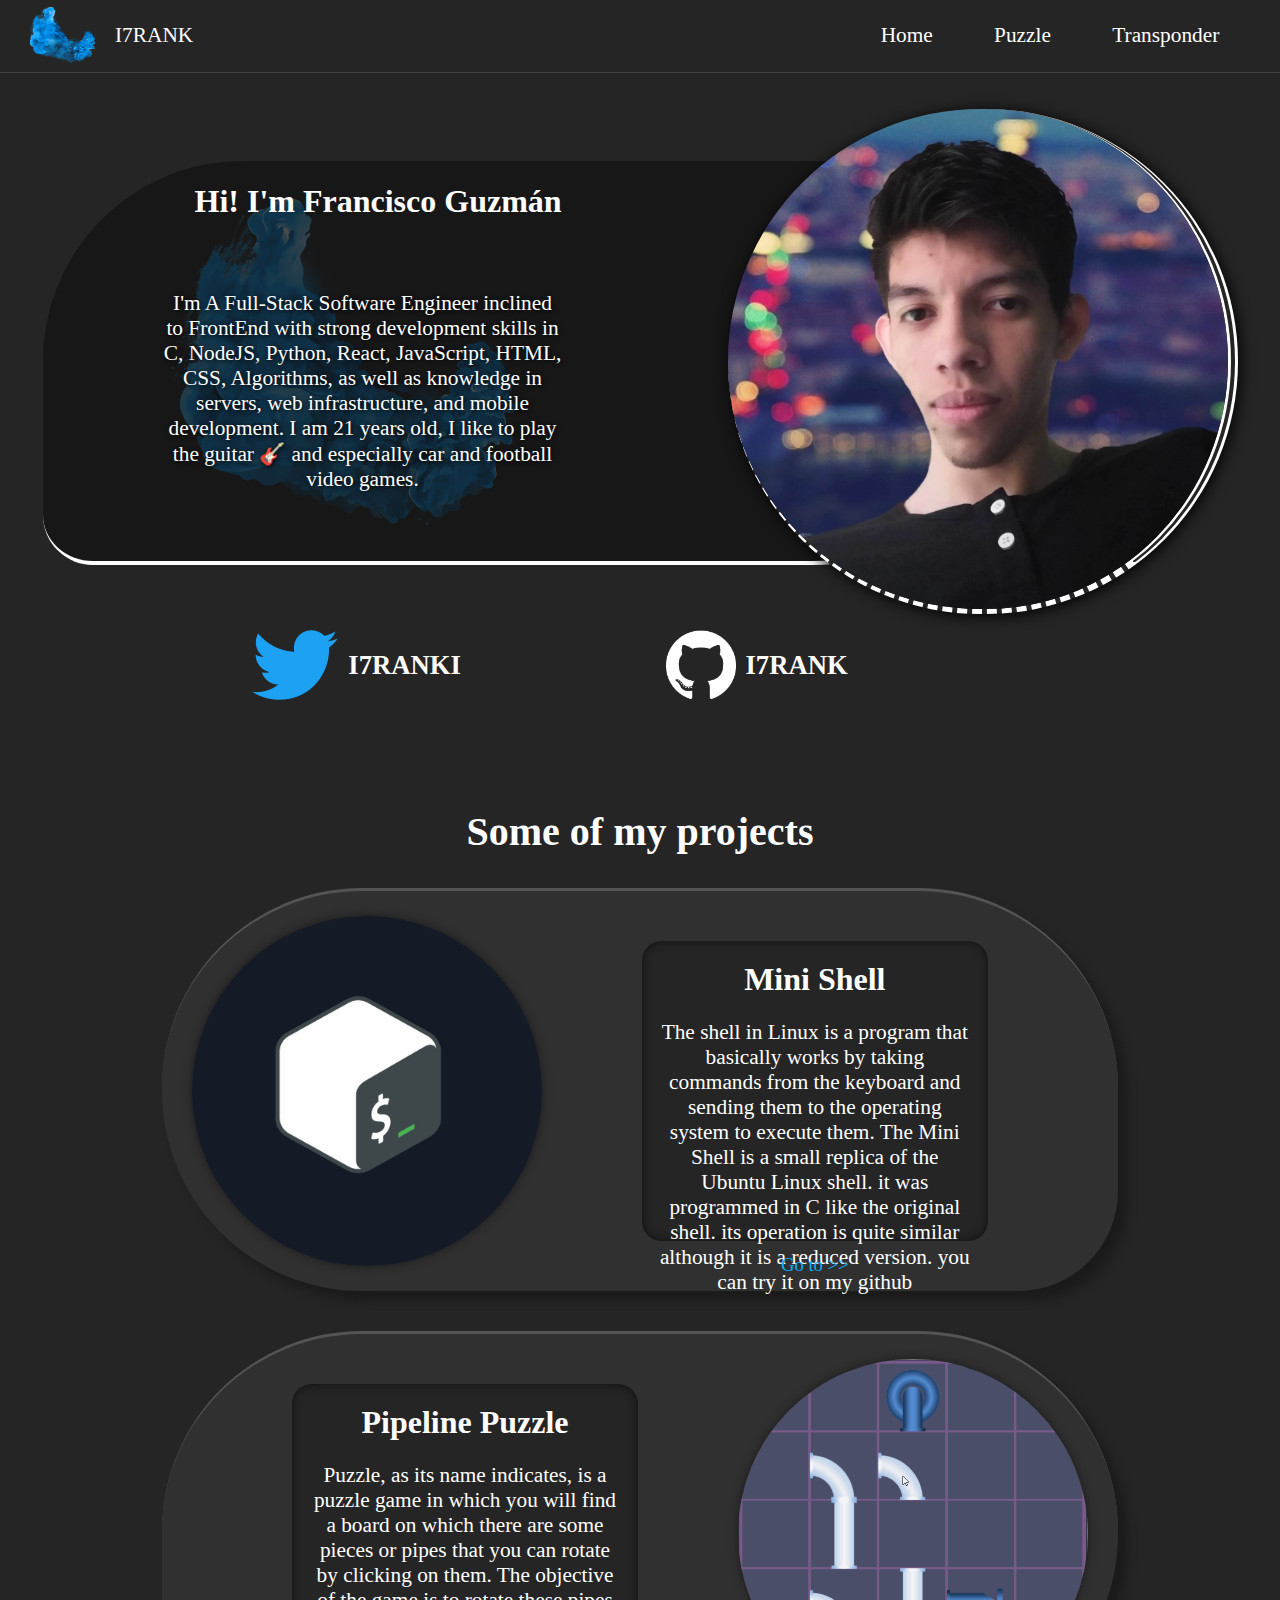
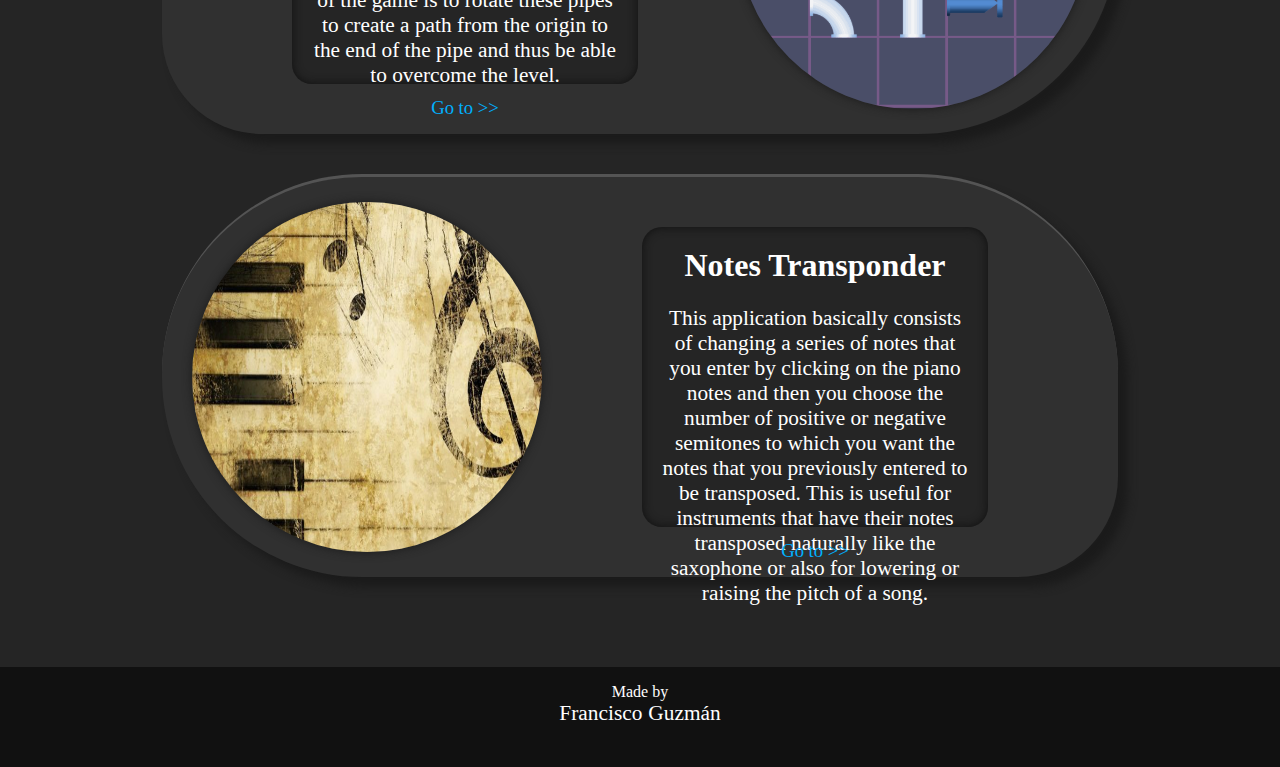
<file: index.html>
<!DOCTYPE html>
<html lang="en">

<head>
    <meta charset="UTF-8">
    <meta name="viewport" content="width=device-width, initial-scale=1.0">
    <link rel="shortcut icon" href="src/logos/fg-logo.ico" type="image/x-icon">
    <link rel="stylesheet" href="style.css">
    <script src="script.js"></script>
    <title>I7RANK | Home</title>
</head>

<body>
    <h2 id="h2_dev"></h2>
    <header id="head_index">
        <div id="div_menu">
            <div id="div_link_pages">
                <a href="https://i7rank.github.io/">Home</a>
                <a href="https://i7rank.github.io/puzzle" target="_blank">Puzzle</a>
                <a href="https://i7rank.github.io/transponder" target="_blank">Transponder</a>
            </div>
            <a href="https://i7rank.github.io/"><img id="img_logo" src="src/logos/logo-f.png">I7RANK</a>
        </div>

        <div id="div_me">
            <div id="div_contend_info">
                <div id="div_meinfo">
                    <h1>Hi! I'm Francisco Guzmán</h1>
                    <p id="me_info">
                        I'm A Full-Stack Software Engineer inclined to FrontEnd with strong development skills in C, NodeJS, Python, React, JavaScript, HTML, CSS, Algorithms, as well as knowledge in servers, web infrastructure, and mobile development. I am 21 years old, I like to play the guitar 🎸 and especially car and football video games.
                    </p>
                </div>
                <img src="src/logos/blue.png">
            </div>
            <img id="me_img" src="src/me.jpeg">
        </div>

        <div id="div_contend_social">
            <div>
                <a href="https://twitter.com/I7RANKI" target="_blank">
                    <img id="img_twitter" src="src/logos/Twitter_Logo_Blue.png">I7RANKI
                </a>
            </div>
            <div>
                <a href="https://github.com/I7RANK" target="_blank">
                    <img src="src/logos/GitHub-Mark-Light.png">I7RANK
                </a>
            </div>
        </div>
    </header>

    <main>
        <h2 id="h2_main_tittle">Some of my projects</h2>
        <div id="div_projects">
            <div class="content_proj">
                <img src="src/img/bash.jpg">
                <div class="content_text">
                    <h2>Mini Shell</h2>
                    <p>
                        The shell in Linux is a program that basically works by taking commands from the keyboard and
                        sending them to the operating system to execute them. The Mini Shell is a small replica of the
                        Ubuntu Linux shell. it was programmed in C like the original shell. its operation is quite
                        similar although it is a reduced version. you can try it on my github
                    </p>
                    <a class="a_goto" href="https://github.com/I7RANK/simple_shell" target="_blank">
                        Go to >>
                    </a>
                </div>
            </div>

            <div class="content_proj">
                <img id="img_puzzle" src="src/img/demo_puzz.gif">
                <div class="content_text">
                    <h2>Pipeline Puzzle</h2>
                    <p>
                        Puzzle, as its name indicates, is a puzzle game in which you will find a board on which there
                        are some pieces or pipes that you can rotate by clicking on them. The objective of the game is
                        to rotate these pipes to create a path from the origin to the end of the pipe and thus be able
                        to overcome the level.
                    </p>
                    <a class="a_goto" href="https://i7rank.github.io/puzzle" target="_blank">
                        Go to >>
                    </a>
                </div>
            </div>

            <div class="content_proj">
                <img src="src/img/transponder.jpg">
                <div class="content_text">
                    <h2>Notes Transponder</h2>
                    <p>
                        This application basically consists of changing a series of notes that you enter by clicking on
                        the piano notes and then you choose the number of positive or negative semitones to which you
                        want the notes that you previously entered to be transposed.
                        This is useful for instruments that have their notes transposed naturally like the saxophone or
                        also for lowering or raising the pitch of a song.
                    </p>
                    <a class="a_goto" href="https://i7rank.github.io/transponder" target="_blank">
                        Go to >>
                    </a>
                </div>
            </div>

        </div>
    </main>

    <footer>
        <span>Made by</span>
        <div id="div_made_with">
            <span id="beautiful_name1">F</span>
            <span id="beautiful_name2">r</span>
            <span id="beautiful_name3">a</span>
            <span id="beautiful_name4">n</span>
            <span id="beautiful_name5">c</span>
            <span id="beautiful_name6">i</span>
            <span id="beautiful_name7">s</span>
            <span id="beautiful_name8">c</span>
            <span id="beautiful_name9">o</span>
            <span id="beautiful_name10">G</span>
            <span id="beautiful_name11">u</span>
            <span id="beautiful_name12">z</span>
            <span id="beautiful_name13">m</span>
            <span id="beautiful_name14">á</span>
            <span id="beautiful_name15">n</span>
        </div>
    </footer>
</body>

</html>
</file>
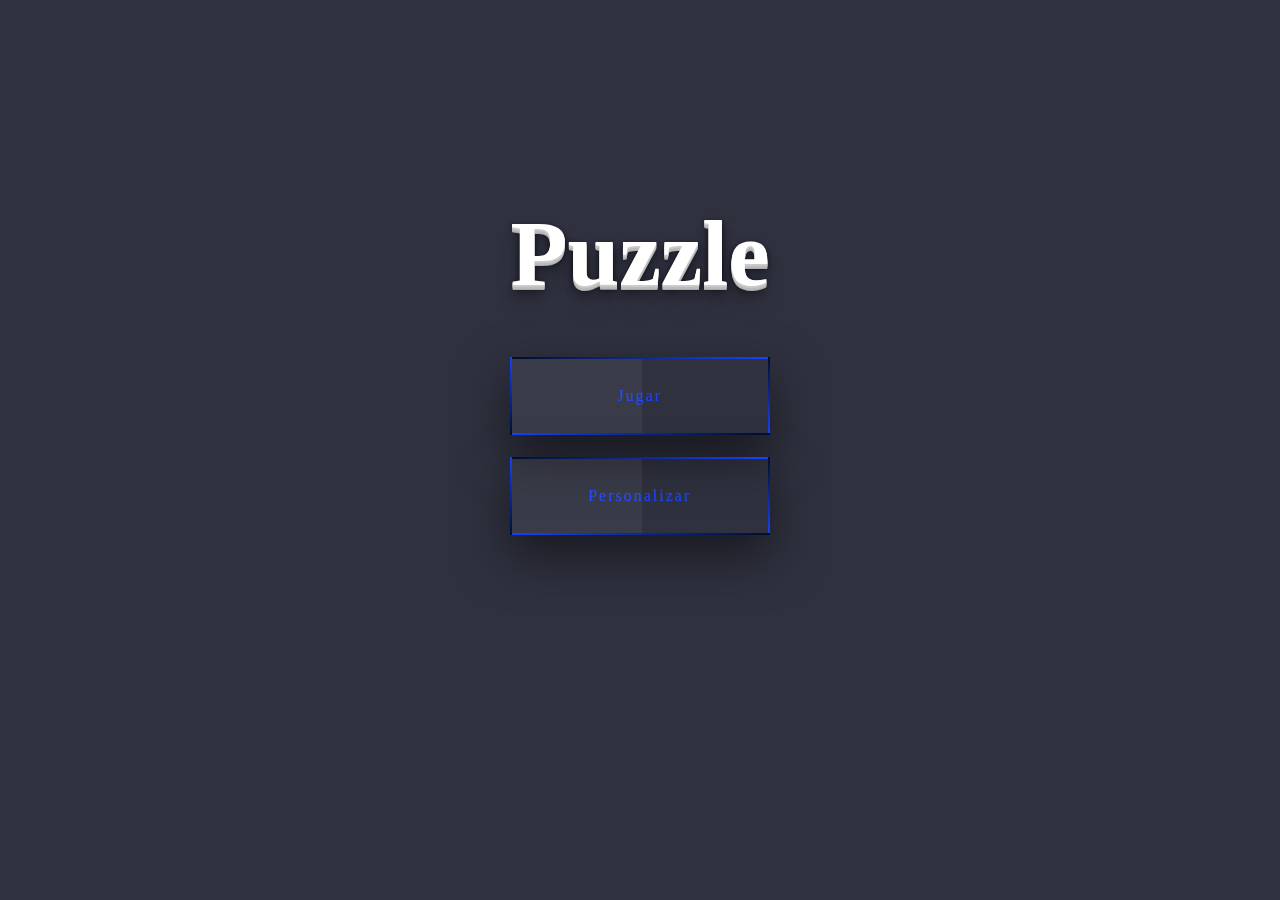
<file: puzzle/index.html>
<!DOCTYPE html>
<html lang="es">

<head>
    <meta charset="UTF-8">
    <title>Puzzle</title>
    <link rel="stylesheet" href="src/styles.css">
    <link rel="stylesheet" href="src/fonts.css">
    <link rel="icon" type="image/x-icon" href="src/img/puzzle.ico">
    <script src="src/levels.js"></script>
</head>

<body>
    <div id="interfaz">
        <h1 id="tit" class="sombra">Puzzle</h1>
        <div id="menu">
            <a href="src/niveles.html" id="btn_j" class="btn_anim" onmouseover="c_line(this);" onmouseout="c_lineout(this);">
                <span id="span_up1" class="btn_jug"></span>
                <span id="span_rg1" class="btn_jug"></span>
                <span id="span_dw1" class="btn_jug"></span>
                <span id="span_lf1" class="btn_jug"></span> Jugar
            </a>

            <a href="src/editor.html" id="btn_p" class="btn_anim" onmouseover="c_line(this);" onmouseout="c_lineout(this);">
                <span id="span_up2" class="btn_jpr"></span>
                <span id="span_rg2" class="btn_jpr"></span>
                <span id="span_dw2" class="btn_jpr"></span>
                <span id="span_lf2" class="btn_jpr"></span> Personalizar
            </a>
        </div>
    </div>

    <script src="src/code.js"></script>
</body>

</html>
</file>
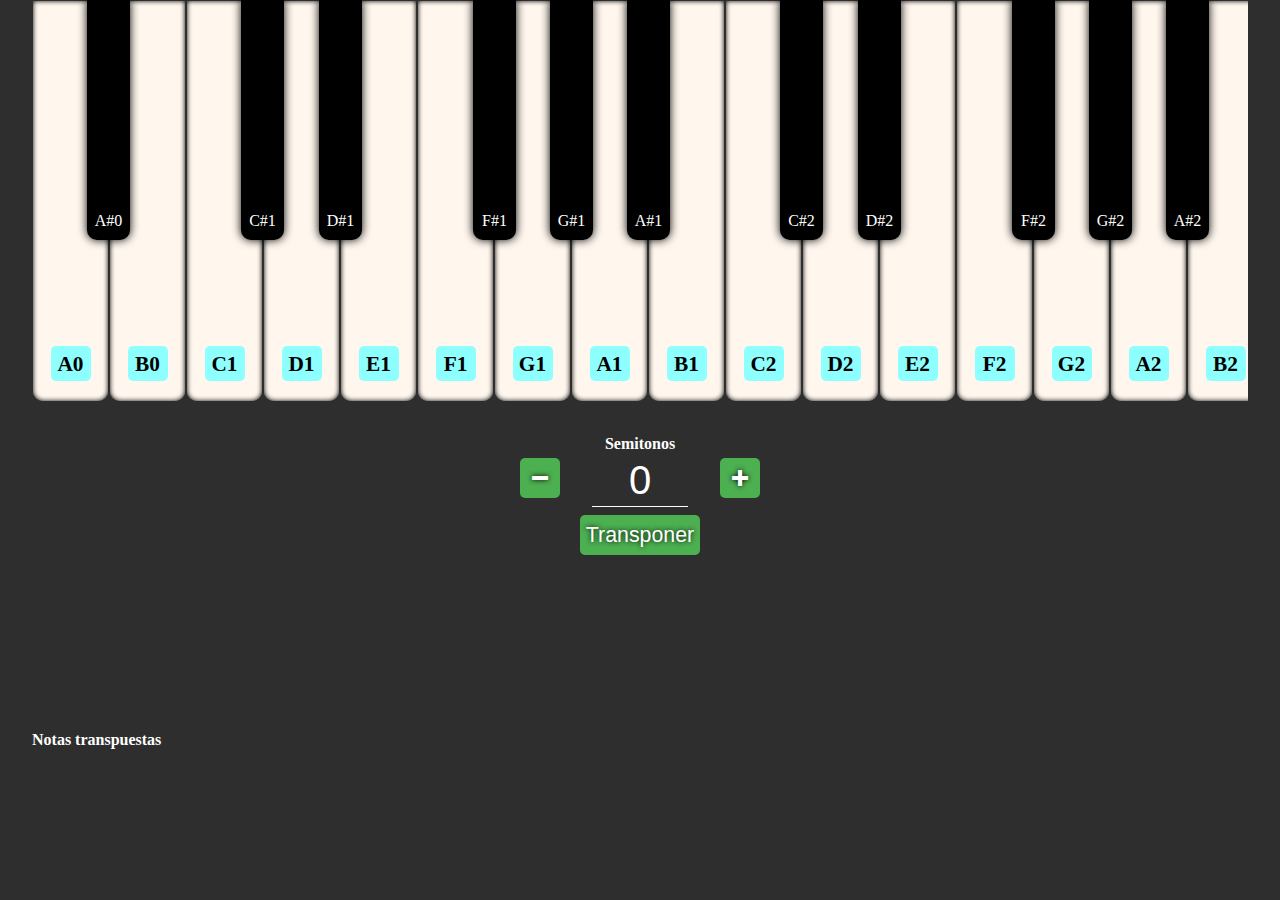
<file: transponder/index.html>
<!DOCTYPE html>
<html lang="es">

<head>
    <meta charset="UTF-8">
    <meta name="viewport" content="width=device-width, initial-scale=1.0">
    <meta http-equiv="X-UA-Compatible" content="ie=edge">
    <title>Transposición de Notas Musicales</title>
    <link rel="stylesheet" href="style.css">
    <link rel="stylesheet" href="src/fonts.css">
    <link rel="icon" type="image/x-icon" href="src/piano.ico">
</head>

<body onload="cargar_teclas()">
    <div id="div_piano" class="centrar">
        <!-- Desde A-2 hasta C7 -->
        <div id="div_tn0" class="teclas_negras" onclick="click_nota(this);"><label id="lbl_nom_tn0">A#0</label></div>
        <div id="div_octava1" class="div_octava">
            <div id="div_tn1" class="teclas_negras div_tn1" onclick="click_nota(this);"><label id="lbl_nom_tn1">C#1</label></div>
            <div id="div_tn2" class="teclas_negras div_tn2" onclick="click_nota(this);"><label id="lbl_nom_tn2">D#1</label></div>
            <div id="div_tn3" class="teclas_negras div_tn3" onclick="click_nota(this);"><label id="lbl_nom_tn3">F#1</label></div>
            <div id="div_tn4" class="teclas_negras div_tn4" onclick="click_nota(this);"><label id="lbl_nom_tn4">G#1</label></div>
            <div id="div_tn5" class="teclas_negras div_tn5" onclick="click_nota(this);"><label id="lbl_nom_tn5">A#1</label></div>
        </div>

        <div id="div_octava2" class="div_octava">
            <div id="div_tn6" class="teclas_negras div_tn1" onclick="click_nota(this);"><label id="lbl_nom_tn6">C#2</label></div>
            <div id="div_tn7" class="teclas_negras div_tn2" onclick="click_nota(this);"><label id="lbl_nom_tn7">D#2</label></div>
            <div id="div_tn8" class="teclas_negras div_tn3" onclick="click_nota(this);"><label id="lbl_nom_tn8">F#2</label></div>
            <div id="div_tn9" class="teclas_negras div_tn4" onclick="click_nota(this);"><label id="lbl_nom_tn9">G#2</label></div>
            <div id="div_tn10" class="teclas_negras div_tn5" onclick="click_nota(this);"><label id="lbl_nom_tn10">A#2</label></div>
        </div>

        <div id="div_octava3" class="div_octava">
            <div id="div_tn11" class="teclas_negras div_tn1" onclick="click_nota(this);"><label id="lbl_nom_tn11">C#3</label></div>
            <div id="div_tn12" class="teclas_negras div_tn2" onclick="click_nota(this);"><label id="lbl_nom_tn12">D#3</label></div>
            <div id="div_tn13" class="teclas_negras div_tn3" onclick="click_nota(this);"><label id="lbl_nom_tn13">F#3</label></div>
            <div id="div_tn14" class="teclas_negras div_tn4" onclick="click_nota(this);"><label id="lbl_nom_tn14">G#3</label></div>
            <div id="div_tn15" class="teclas_negras div_tn5" onclick="click_nota(this);"><label id="lbl_nom_tn15">A#3</label></div>
        </div>

        <div id="div_octava4" class="div_octava">
            <div id="div_tn16" class="teclas_negras div_tn1" onclick="click_nota(this);"><label id="lbl_nom_tn16">C#4</label></div>
            <div id="div_tn17" class="teclas_negras div_tn2" onclick="click_nota(this);"><label id="lbl_nom_tn17">D#4</label></div>
            <div id="div_tn18" class="teclas_negras div_tn3" onclick="click_nota(this);"><label id="lbl_nom_tn18">F#4</label></div>
            <div id="div_tn19" class="teclas_negras div_tn4" onclick="click_nota(this);"><label id="lbl_nom_tn19">G#4</label></div>
            <div id="div_tn20" class="teclas_negras div_tn5" onclick="click_nota(this);"><label id="lbl_nom_tn20">A#4</label></div>
        </div>

        <div id="div_octava5" class="div_octava">
            <div id="div_tn21" class="teclas_negras div_tn1" onclick="click_nota(this);"><label id="lbl_nom_tn21">C#5</label></div>
            <div id="div_tn22" class="teclas_negras div_tn2" onclick="click_nota(this);"><label id="lbl_nom_tn22">D#5</label></div>
            <div id="div_tn23" class="teclas_negras div_tn3" onclick="click_nota(this);"><label id="lbl_nom_tn23">F#5</label></div>
            <div id="div_tn24" class="teclas_negras div_tn4" onclick="click_nota(this);"><label id="lbl_nom_tn24">G#5</label></div>
            <div id="div_tn25" class="teclas_negras div_tn5" onclick="click_nota(this);"><label id="lbl_nom_tn25">A#5</label></div>
        </div>

        <div id="div_octava6" class="div_octava">
            <div id="div_tn26" class="teclas_negras div_tn1" onclick="click_nota(this);"><label id="lbl_nom_tn26">C#6</label></div>
            <div id="div_tn27" class="teclas_negras div_tn2" onclick="click_nota(this);"><label id="lbl_nom_tn27">D#6</label></div>
            <div id="div_tn28" class="teclas_negras div_tn3" onclick="click_nota(this);"><label id="lbl_nom_tn28">F#6</label></div>
            <div id="div_tn29" class="teclas_negras div_tn4" onclick="click_nota(this);"><label id="lbl_nom_tn29">G#6</label></div>
            <div id="div_tn30" class="teclas_negras div_tn5" onclick="click_nota(this);"><label id="lbl_nom_tn30">A#6</label></div>
        </div>

        <div id="div_octava7" class="div_octava">
            <div id="div_tn31" class="teclas_negras div_tn1" onclick="click_nota(this);"><label id="lbl_nom_tn31">C#7</label></div>
            <div id="div_tn32" class="teclas_negras div_tn2" onclick="click_nota(this);"><label id="lbl_nom_tn32">D#7</label></div>
            <div id="div_tn33" class="teclas_negras div_tn3" onclick="click_nota(this);"><label id="lbl_nom_tn33">F#7</label></div>
            <div id="div_tn34" class="teclas_negras div_tn4" onclick="click_nota(this);"><label id="lbl_nom_tn34">G#7</label></div>
            <div id="div_tn35" class="teclas_negras div_tn5" onclick="click_nota(this);"><label id="lbl_nom_tn35">A#7</label></div>
        </div>

    </div>

    <div id="div_mostrar_t">
        <label id="lbl_mostrar_entr"></label><br><br>
        <h4>Notas transpuestas</h4>
        <label id="lbl_mostrar_trans"></label>
    </div>

    <div id="div_semitonos" class="centrar">
        <h4>Semitonos</h4>

        <div id="div_select">
            <span id="btn_menos" class="icon-menos anim_btn" onclick="btn_majomenos(this);"></span>
            <input type="text" maxlength="4" id="txt_num_semitonos" value="0">
            <span id="btn_mas" class="icon-mas anim_btn" onclick="btn_majomenos(this);"></span>
        </div><br>

        <button id="btn_transponer" class="anim_btn" onclick="transponer();">Transponer</button>
    </div>

    <!-- <div>
        <button onclick="borrar();">Borrar</button>
    </div> -->
    <script src="code.js"></script>
</body>

</html>
</file>
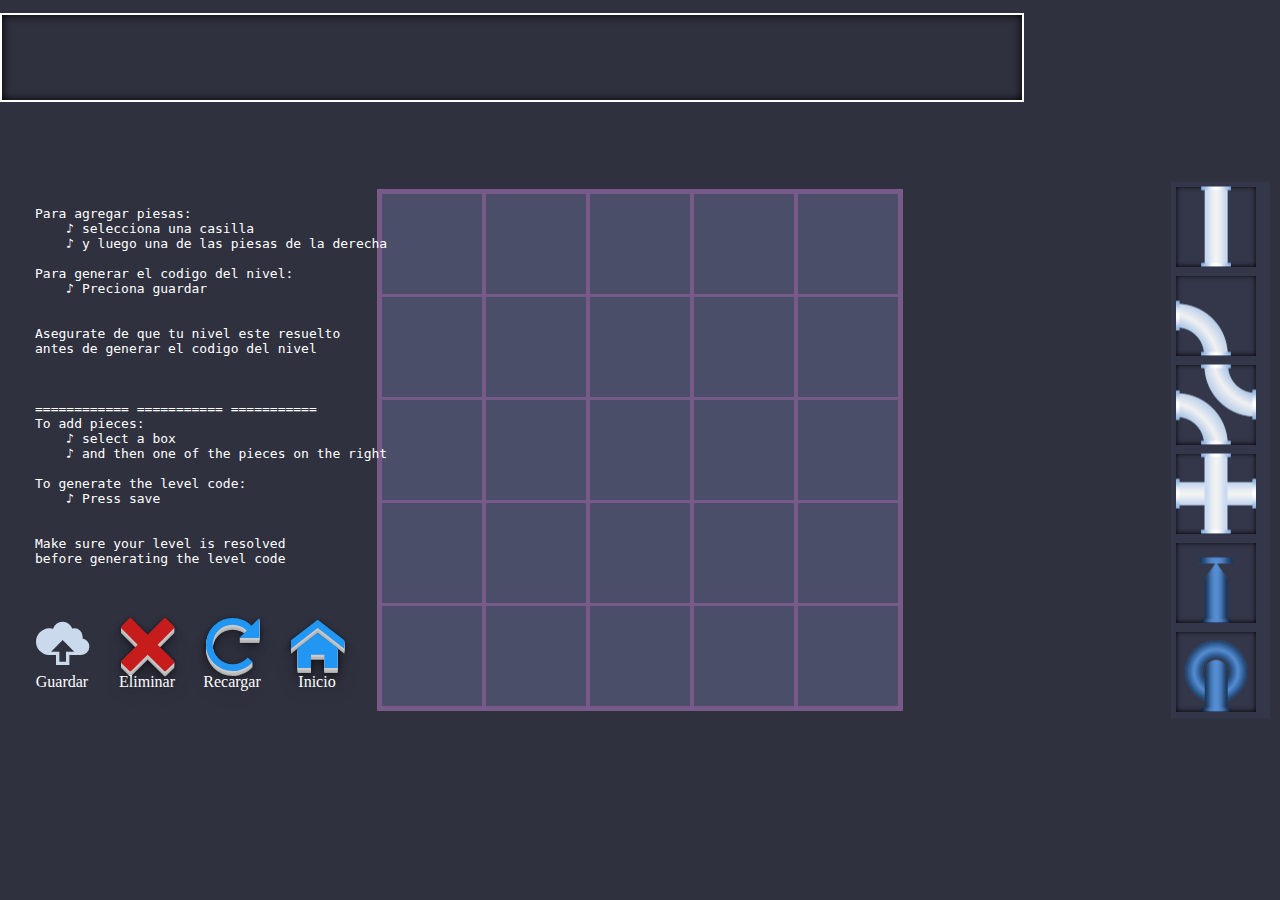
<file: puzzle/src/editor.html>
<!DOCTYPE html>
<html lang="es">
<head>
    <meta charset="UTF-8">
    <meta name="viewport" content="width=device-width, initial-scale=1.0">
    <meta http-equiv="X-UA-Compatible" content="ie=edge">
    <title>Editor</title>
    <link rel="stylesheet" href="styles.css">
    <link rel="stylesheet" href="fonts.css">
    <link rel="icon" type="image/x-icon" href="img/puzzle.ico">
    <script src="levels.js"></script>
</head>
<body onload="add_piezas(25, true);">
    <label id="titulo" class=""></label>
    <div id="div_editor" class="tablero"></div>
    <div id="add_img" class="add_img">
        <img src="img/rec_b.png" class="imgs_toadd" onclick="chosen(this);">
        <img src="img/curv_b.png" class="imgs_toadd" onclick="chosen(this);">
        <img src="img/curv-x2_b.png" class="imgs_toadd" onclick="chosen(this);">
        <img src="img/cruz_b.png" class="imgs_toadd" onclick="chosen(this);">
        <img src="img/ini_a.png" class="imgs_toadd" onclick="chosen(this);">
        <img src="img/fin_a.png" class="imgs_toadd" onclick="chosen(this);">
    </div>

    <div id="conffig">
        <pre>
Para agregar piesas:
    ♪ selecciona una casilla
    ♪ y luego una de las piesas de la derecha

Para generar el codigo del nivel:
    ♪ Preciona guardar


Asegurate de que tu nivel este resuelto
antes de generar el codigo del nivel



============ =========== ===========
To add pieces:
    ♪ select a box
    ♪ and then one of the pieces on the right

To generate the level code:
    ♪ Press save


Make sure your level is resolved
before generating the level code
        </pre>
        <div id="div_save" class="conffig_divs">
            <span id="guardar" class="sombra icon-cloud-upload icons_editor" onclick="generar();"></span>
            <label id="lbl_guardar">Guardar</label>
        </div>
        <div id="div_borrar" class="conffig_divs">
            <span id="borrar_t" class="sombra icon-ex icons_editor" onclick="cambio(true);"></span>
            <span id="borrar_f" class="sombra icon-chulo ocultar icons_editor" onclick="cambio(false);"></span>
            <label id="lbl_borrar">Eliminar</label>
        </div>
        <div id="div_recargar" class="conffig_divs">
            <span id="recargar" class="sombra icon-reload icons_editor" onclick="recargar();"></span>
            <label id="lbl_recargar">Recargar</label>
        </div>
        <div id="div_home" class="conffig_divs">
            <span id="recargar" class="sombra icon-home icons_editor" onclick="location.href='../index.html'"></span>
            <label id="lbl_home">Inicio</label>
        </div>
    </div>

    <pre id="save_show_output"></pre>

    <script src="code.js"></script>
</body>
</html>
</file>
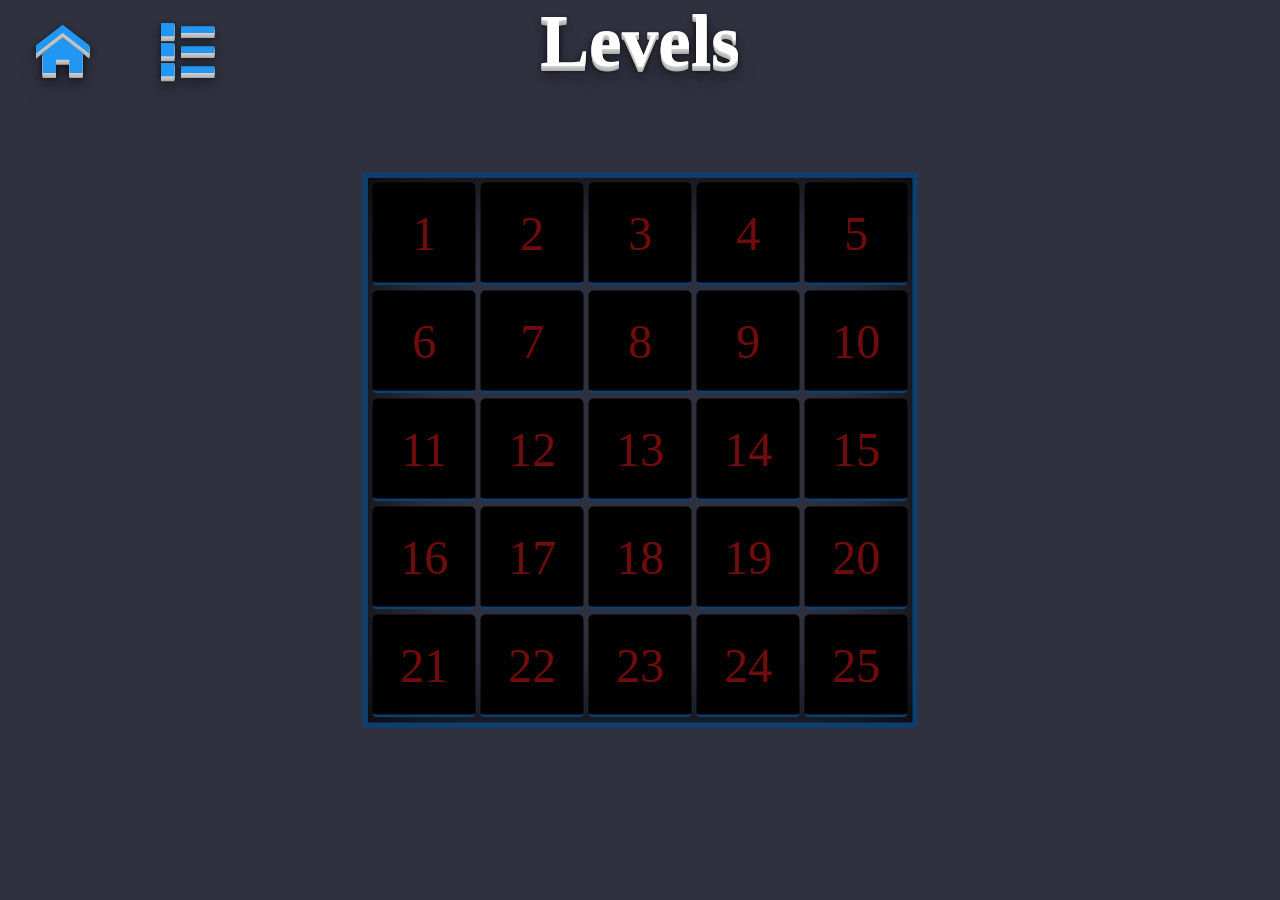
<file: puzzle/src/niveles.html>
<!DOCTYPE html>
<html lang="es">

<head>
    <meta charset="UTF-8">
    <meta name="viewport" content="width=device-width, initial-scale=1.0">
    <meta http-equiv="X-UA-Compatible" content="ie=edge">
    <link rel="stylesheet" href="styles.css">
    <link rel="stylesheet" href="fonts.css">
    <link rel="icon" type="image/x-icon" href="img/puzzle.ico">
    <script src="levels.js"></script>
    <title>Niveles</title>
</head>

<body onload="cargar_dlvls();">
    <h1 id="tit_lvls" class="centrar sombra tit_pag">Levels</h1>
    <div id="menu_lvls" class="centrar" onclick=""></div>
    <div id="div_win" class="centrar">
        <div id="div_win_tittle">
            <h2 class="sombra">Complete</h2>
            <h3>your time: 1:23</h3>
        </div>
        <div id="div_stars">
            <div class="div_icon_stars">
                <span id="star_1" class="icons_stars icon-star-full" ></span>
                <label class="star_time">1:00</label>
            </div>
            <div id="div_icon_star2" class="div_icon_stars">
                <span id="star_2" class="icons_stars icon-star-full" ></span>
                <label class="star_time">45</label>
            </div>
            <div class="div_icon_stars">
                <span id="star_3" class="icons_stars icon-star-full" ></span>
                <label class="star_time">1:30</label>
            </div>
        </div>
        <div id="div_icons">
            <span class="icons_editor sombra icon-home" onclick="location.href='../index.html'"></span>
            <span class="icons_editor sombra icon-reload" onclick="try_again();"></span>
            <span class="icons_editor sombra icon-list" onclick="location.href='niveles.html'"></span>
        </div>
    </div>

    <div id="div_page_icons">
        <span class="icons_editor sombra icon-home" onclick="location.href='../index.html'"></span>
        <span id="icon_page_reload" class="icons_editor sombra icon-reload" onclick="try_again();"></span>
        <span class="icons_editor sombra icon-list" onclick="location.href='niveles.html'"></span>
    </div>

    <script src="code.js"></script>
</body>

</html>
</file>
<file: style.css>
body {
    background: #252525;
    padding: 0;
    margin: 0;
    font-family: calibri;
    color: #fff;
}

a {
    text-decoration: none;
    color: #fff;
}

a:hover {
    text-shadow: 0 0 3px #fff;
}

a:active {
    color: #c6c6c6;
    text-shadow: 0 0 3px #878787;
}

#h2_dev {
    position: absolute;
    left: 50%;
    transform: translate(-50%, 0);
    color: #fff;
    user-select: none;
}

#head_index {
    height: 700px;
    display: flex;
    flex-direction: column;
    color: #fff;
}

/* ====== MENU ====== */
#div_menu {
    background: #252525;
    height: 80px;
    display: flex;
    align-items: center;
    justify-content: space-between;
    padding-left: 30px;
    padding-right: 30px;
    border-bottom: solid 1px #424242;
}

#div_menu a {
    /* background: coral; */
    display: flex;
    align-items: center;
    font-size: 16pt;
}

#img_logo {
    margin-right: 20px;
}

#div_link_pages {
    /* background: #fff; */
    height: 100%;
    width: 400px;
    display: flex;
    order: 2;
    align-items: center;
    justify-content: space-around;
}

#div_menu img {
    height: 60px;
    width: 65px;
}


/* ====== ME_INFO ====== */
#div_me {
    /* background: #ffffff29; */
    margin-top: 20px;
    height: 600px;
    display: flex;
    align-items: center;
    justify-content: space-around;
}

#div_contend_info {
    /* background: #fff; */
    height: 400px;
    width: 600px;
    display: flex;
    position: relative;
    border-radius: 20px;
}

#div_meinfo {
    z-index: 2;
    background: #181818;
    background: #131313c4;
    height: 100%;
    width: 900px;
    position: absolute;
    display: flex;
    align-items:  center;
    margin: 0;
    border-radius: 200px 50px;
    border-bottom: solid 4px #fff;
    padding-left: 70px;
}

#div_meinfo h1 {
    position: absolute;
    top: 0;
    left: 152px;
}

#div_meinfo p {
    z-index: 2;
    /*background: #ff7f502e;*/
    height: 300px;
    width: 400px;
    padding: 20px;
    padding-left: 50px;
    padding-right: 50px;
    position: absolute;
    bottom: 0px;
    margin: 0;
    border-radius: 200px;
    display: flex;
    align-items: center;
    justify-content: center;
    text-align: center;
    font-size: 16pt;
    text-shadow: 1px 1px 5px #000;
}

#div_contend_info img {
    height: 100%;
    width: 500px;
    position: absolute;
    bottom: 10px;
    margin-left: 60px;
}

#me_img {
    background: #252525;
    z-index: 2;
    height: 500px;
    width: 500px;
    border-radius: 2000px;
    border-bottom: dashed 5px #fff;
    border-right: double 10px #fff;
    box-shadow: 2px 2px 15px #000000;
}


/* ====== ME_SOCIAL ====== */
#div_contend_social {
    /* background: #000; */
    margin-left: 150px;
    width: 800px;
    display: flex;
    align-items: center;
    justify-content: space-around;
    font-size: 20pt;
    font-weight: bold;
}

#div_contend_social a {
    display: flex;
    align-items: center;
}

#div_contend_social img {
    height: 70px;
    margin-right: 10px;
}

/* ====== MAIN ====== */
main {
    /* background: #424242; */
    margin-top: 55px;
    display: flex;
    flex-direction: column;
    align-items: center;
    padding-top: 20px;
    padding-bottom: 50px;
}

#div_projects {
    /* background: #222222; */
    height: auto;
    width: 70%;
    display: flex;
    flex-direction: column;
    align-items: center;
}

.content_proj {
    background: #303030;
    height: 400px;
    width: 100%;
    margin-bottom: 40px;
    display: flex;
    align-items: center;
    border-radius: 200px 200px 100px 200px;
    padding-left: 30px;
    padding-right: 30px;
    border-top: solid  #545454;
    box-shadow: 10px 10px 10px #1b1b1b;
}

.content_proj img {
    height: 350px;
    width: 350px;
    border-radius: 200px;
    box-shadow: 0 0 10px #1b1b1b;
}

.content_proj:nth-child(2n) {
    flex-direction: row-reverse;
    border-radius: 200px 200px 200px 100px;
}

.content_text {
    background: #252525;
    height: 300px;
    width: 500px;
    margin-left: 100px;
    margin-right: 100px;
    border-radius: 20px;
    box-shadow: inset 0 0 10px #101010;
    display: flex;
    flex-direction: column;
    align-items: center;
    position: relative;
}

.content_text h2 {
    font-size: 24pt;
    margin: 0;
    margin-top: 20px;
}

.content_text p {
    height: 250px;
    width: 90%;
    font-size: 16pt;
    text-align: center;
}

.a_goto {
    position: absolute;
    bottom: -35px;
    font-size: 14pt;
    color: #00b1ff;
}

.a_goto:hover {
    text-shadow: 0 0 3px #00b1ff;
}

.a_goto:active {
    color: #008fce;
    text-shadow: 0 0 3px #008fce;
}

#h2_main_tittle {
    font-size: 30pt;
}


/* ====== FOOTER ====== */
footer {
    background: #111111;
    height: 100px;
    display: flex;
    flex-direction: column;
    align-items: center;
    justify-content: center;
}

#div_made_with {
    height: 50px;
    width: 500px;
    display: flex;
    justify-content: center;
    font-size: 16pt;
    color: #fff;
    position: relative;
}

#beautiful_name9 {
    margin-right: 6px;
}

@keyframes made_by {
    0% {transform: translate(0, 0px);}
    25% {transform: translate(-2px, 2px);}
    50% {transform: translate(0, 0px);}
    75% {transform: translate(1px, -2px);}
    100% {transform: translate(0, 0px);}
}
</file>
<file: puzzle/src/styles.css>
* {
    user-select: none;
    color: #fff;
}

body {
    background: #2f313f;
    padding: 0px;
    margin: 0;
}

.centrar {
    position: absolute;
    top: 50%;
    left: 50%;
    transform: translate(-50%, -50%);
}

.tablero {
    background: #775a88;
    height: 515px;
    width: 524px;
    position: absolute;
    top: 50%;
    left: 50%;
    transform: translate(-50%, -50%);
    padding: 1px;
    padding-top: 6px;
}

.contend_5x5 {
    position: relative;
    background: #4b4e68;
    height: 100px;
    width: 100px;
    display: inline-block;
    margin-left: 4px;
    margin-top: -1px;
    margin-bottom: 0px;
    margin-right: 0px;
}

.contend_img_5x5 {
    /* background: lime; */
    height: 104px;
    width: 104px;
    position: absolute;
    margin: 0px;
    padding: 0px;
    top: 50%;
    left: 50%;
    transform: translate(-50%, -50%);
}

.img_5x5 {
    height: 104px;
    width: 104px;
    margin: 0px;
    padding: 0px;
}

#div_tit_juego {
    top: 200px;
    transform: translate(-50%, 0);
    /* display: none; */
}

#tit_juego {
    top: 40px;
    transform: translate(-50%, 0);
    font-size: 46pt;
    color: #13b426;
}

.tit_pag {
    margin: 0;
    font-size: 55pt;
    top: 0;
    transform: translate(-50%, 0);
}


/* ------- editor ----------- */

.imgs_toadd {
    height: 80px;
    width: 80px;
    margin-left: 5px;
    margin-top: 5px;
    padding: 0px;
    box-shadow: inset 0px 0px 5px #000;
}

.imgs_toadd:hover {
    background: #505480d9;
}

#add_img {
    background: #5054802e;
    height: 537px;
    width: 99px;
    position: absolute;
    top: 50%;
    right: 10px;
    transform: translate(-0%, -50%);
    overflow: scroll;
}

::-webkit-scrollbar {
    width: 10px;
    height: 0px;
}

::-webkit-scrollbar-track {
    background: #7190ff;
    box-shadow: inset 0 0 6px #000;
    border-radius: 10px;
}

::-webkit-scrollbar-thumb {
    border-radius: 10px;
    background: -webkit-linear-gradient(#c3621d, #a01b1b);
    border: solid 1px #0003;
}

#conffig {
    /* background: #4b4e68; */
    width: 225px;
    height: 515px;
    padding: 5px;
    position: absolute;
    left: 30px;
    top: 50%;
    transform: translate(-0%, -50%);
}

#gen_line {
    background: #673AB7;
    color: #fff;
    font-size: 14pt;
    font-weight: bold;
    border: none;
    border-radius: 200px;
    width: 80%;
    height: 50px;
    position: absolute;
    left: 50%;
    transform: translate(-50%, 0);
    bottom: 20px;
    outline: none;
}

#gen_line:hover {
    background: #6535b9;
    font-weight: bold;
}

#gen_line:active {
    box-shadow: inset 0px 0px 20px #000;
}

#titulo {
    margin: 0px;
    position: absolute;
    top: 0px;
    left: 50%;
    transform: translate(-50%, 0);
    color: #FFFFFF;
    font-size: 20pt;
}

.sombra {
    text-shadow: 0 1px 0 #CCCCCC, 0 2px 0 #c9c9c9, 0 3px 0 #bbb, 0 4px 0 #b9b9b9, 0 5px 0 #aaa, 0 6px 1px rgba(0, 0, 0, .1), 0 0 5px rgba(0, 0, 0, .1), 0 1px 3px rgba(0, 0, 0, .3), 0 3px 5px rgba(0, 0, 0, .2), 0 5px 10px rgba(0, 0, 0, .25), 0 10px 10px rgba(0, 0, 0, .2), 0 20px 20px rgba(0, 0, 0, .15);
}

.icons_editor {
    font-size: 40pt;
}

#borrar_t {
    color: #c71c1c;
}

#borrar_t:hover {
    color: #fff;
}

#borrar_f {
    color: #1cc747;
}

.ocultar {
    display: none;
}

#guardar {
    color: #cbd9ec;
    text-shadow: none;
}

#recargar {
    color: #2196F3;
}

.icons_editor {
    color: #2196F3;
}

.icons_editor:hover {
    font-size: 51pt;
}

.conffig_divs {
    /* background: #8d0f0f; */
    position: absolute;
    height: 75px;
    width: 54px;
    bottom: 20px;
    display: flex;
    flex-wrap: wrap;
    justify-content: center;
}

#div_borrar {
    left: 90px;
}

#div_recargar {
    left: 175px;
}

#div_home {
    left: 260px;
}


/* ------------------- Niveles ------------ */

#menu_lvls {
    height: 540px;
    width: 540px;
    padding: 5px;
    padding-right: 0px;
    padding-bottom: 0px;
    box-shadow: inset 0px 0px 100px #000;
    border: solid 5px #0c4071;
}

.div_lvls {
    position: relative;
    padding: 0px;
    float: left;
    margin: 0px;
    margin-right: 5px;
    margin-bottom: 5px;
    background: #000000;
    height: 100px;
    width: 103px;
    border-radius: 5px;
    border-bottom: solid 3px #0c4071;
    /* animation: cambio_borderdiv 10s infinite; */
}

.lbl_lvls {
    text-shadow: 0 1px 1px #000000;
    padding: 0px;
    font-size: 36pt;
    height: 40pt;
    color: #710c0c;
    /* animation: cambio_colortext 10s infinite; */
}

#div_lvls1:hover {
    background: red;
}

@keyframes cambio_colortext {
    0% {
        color: #710c0c;
    }
    5% {
        color: #710c11;
    }
    10% {
        color: #710c31;
    }
    15% {
        color: #710c4d;
    }
    20% {
        color: #710c6e;
    }
    25% {
        color: #530c71;
    }
    30% {
        color: #330c71;
    }
    35% {
        color: #120c71;
    }
    40% {
        color: #0c2671;
    }
    45% {
        color: #0c4771;
    }
    50% {
        color: #0c6871;
    }
    55% {
        color: #0c715a;
    }
    60% {
        color: #0c7139;
    }
    65% {
        color: #0c7118;
    }
    70% {
        color: #20710c;
    }
    75% {
        color: #41710c;
    }
    80% {
        color: #61710c;
    }
    85% {
        color: #71600c;
    }
    90% {
        color: #713f0c;
    }
    95% {
        color: #711f0c;
    }
    100% {
        color: #710c0c;
    }
}

@keyframes cambio_borderdiv {
    5% {
        border-bottom: solid 3px #710c11;
    }
    0% {
        border-bottom: solid 3px #710c0c;
    }
    10% {
        border-bottom: solid 3px #710c31;
    }
    15% {
        border-bottom: solid 3px #710c4d;
    }
    20% {
        border-bottom: solid 3px #710c6e;
    }
    25% {
        border-bottom: solid 3px #530c71;
    }
    30% {
        border-bottom: solid 3px #330c71;
    }
    35% {
        border-bottom: solid 3px #120c71;
    }
    40% {
        border-bottom: solid 3px #0c2671;
    }
    45% {
        border-bottom: solid 3px #0c4771;
    }
    50% {
        border-bottom: solid 3px #0c6871;
    }
    55% {
        border-bottom: solid 3px #0c715a;
    }
    60% {
        border-bottom: solid 3px #0c7139;
    }
    65% {
        border-bottom: solid 3px #0c7118;
    }
    70% {
        border-bottom: solid 3px #20710c;
    }
    75% {
        border-bottom: solid 3px #41710c;
    }
    80% {
        border-bottom: solid 3px #61710c;
    }
    85% {
        border-bottom: solid 3px #71600c;
    }
    90% {
        border-bottom: solid 3px #713f0c;
    }
    95% {
        border-bottom: solid 3px #711f0c;
    }
    100% {
        border-bottom: solid 3px #710c0c;
    }
}

@keyframes pulzo {
    0% {
        background: #fff;
    }
    100% {
        background: #775a88;
    }
}


/* ------------------niveles-------------------- */

#interfaz {
    width: 750px;
    height: 500px;
    position: absolute;
    top: 50%;
    left: 50%;
    transform: translate(-50%, -50%);
}

#tit {
    margin: 0px;
    margin-bottom: 50px;
    text-align: center;
    font-size: 70pt;
    font-weight: bold;
    user-select: none;
}

#menu {
    position: absolute;
    text-align: center;
    height: 300px;
    width: 100%;
}

.btn-mj {
    background: #fff;
    width: 300px;
    height: 90px;
    margin: 10px;
    font-size: 26pt;
    font-weight: bold;
    border: none;
    border-bottom: 7px solid #129;
    border-radius: 20px;
}

#btn_p {
    top: 100px;
}

.btn_anim {
    width: 200px;
    text-align: center;
    position: absolute;
    left: 50%;
    transform: translate(-50%);
    color: #1742ff;
    padding: 30px;
    letter-spacing: 2px;
    text-decoration: none;
    box-shadow: 0 20px 50px rgba(0, 0, 0, .5);
    overflow: hidden;
}

.btn_anim:active {
    box-shadow: inset 0px 0px 80px 6px #000000a8;
}

.btn_anim:before {
    content: '';
    position: absolute;
    top: 2px;
    left: 2px;
    bottom: 2px;
    width: 50%;
    background: rgba(255, 255, 255, 0.05);
}

.btn_anim span:nth-child(1) {
    position: absolute;
    top: 0;
    left: 0;
    width: 100%;
    height: 2px;
    background: linear-gradient(to right, #000f2b, #1742ff);
    animation: animate1 2s linear infinite;
}

@keyframes animate1 {
    0% {
        transform: translateX(-100%);
    }
    100% {
        transform: translateX(100%);
    }
}

.btn_anim span:nth-child(2) {
    position: absolute;
    top: 0;
    right: 0;
    width: 2px;
    height: 100%;
    background: linear-gradient(to bottom, #000f2b, #1742ff);
    animation: animate2 2s linear infinite;
    animation-delay: 1s;
}

@keyframes animate2 {
    0% {
        transform: translateY(-100%);
    }
    100% {
        transform: translateY(100%);
    }
}

.btn_anim span:nth-child(3) {
    position: absolute;
    bottom: 0;
    left: 0;
    width: 100%;
    height: 2px;
    background: linear-gradient(to left, #000f2b, #1742ff);
    animation: animate3 2s linear infinite;
}

@keyframes animate3 {
    0% {
        transform: translateX(100%);
    }
    100% {
        transform: translateX(-100%);
    }
}

.btn_anim span:nth-child(4) {
    position: absolute;
    top: 0;
    left: 0;
    width: 2px;
    height: 100%;
    background: linear-gradient(to top, #000f2b, #1742ff);
    animation: animate4 2s linear infinite;
    animation-delay: 1s;
}

@keyframes animate4 {
    0% {
        transform: translateY(100%);
    }
    100% {
        transform: translateY(-100%);
    }
}

/* ====== WIN ====== */
#div_win {
    background: #1d1f2ceb;
    height: 500px;
    width: 370px;
    padding: 30px;
    border: 5px solid #ff7f5057;
    border-bottom: #ff7f5057 10px solid;
    border-radius: 40px;
    display: flex;
    flex-direction: column;
    justify-content: space-around;
    align-items: center;
    z-index: 2;
    display: none;
}

#div_win h2 {
    margin: 0;
    font-size: 55pt;
}

#div_win_tittle {
    display: flex;
    flex-direction: column;
    flex-wrap: wrap;
}

#div_win_tittle h3 {
    margin: 0;
    margin-top: 20px;
    font-size: 24pt;
}

#div_win div {
    display: flex;
    justify-content: space-around;
    align-items: center;
}

#div_stars {
    font-size: 50pt;
    height: 150px;
    width: 100%;
}

#div_stars span {
    /* color: #2f313f;
    text-shadow: 0 0 10px #2f313f; */
    color: #ffcf00;
    text-shadow: 0 0 10px #ffa500;
}

.div_icon_stars {
    width: 100px;
    display: flex;
    flex-wrap: wrap;
    align-items: start;
}

#div_icon_star2 {
    margin-top: 20px;
    align-self: flex-start;
}

#div_stars label {
    width: 100%;
    text-align: center;
    font-size: 20px;
}

#div_icons {
    height: 100px;
    width: 100%;
}

@keyframes show {
    0% {opacity: 0%;}
    100% {opacity: 100%;}
}

#div_page_icons {
    height: 100px;
    width: 250px;
    display: flex;
    justify-content: space-around;
    align-items: center;
}

#icon_page_reload {
    display: none;
}

/* WHERE lvls == NULL */
#save_show_output {
    min-height: 65px;
    width: 1000px;
    padding: 10px;
    border: solid 2px #fff;
    box-shadow: inset 0 0 10px #000;
    user-select: all;
}
</file>
<file: puzzle/src/fonts.css>
@font-face {
  font-family: 'icomoon';
  src:  url('fonts/icomoon.eot?j49x0e');
  src:  url('fonts/icomoon.eot?j49x0e#iefix') format('embedded-opentype'),
    url('fonts/icomoon.ttf?j49x0e') format('truetype'),
    url('fonts/icomoon.woff?j49x0e') format('woff'),
    url('fonts/icomoon.svg?j49x0e#icomoon') format('svg');
  font-weight: normal;
  font-style: normal;
  font-display: block;
}

[class^="icon-"], [class*=" icon-"] {
  /* use !important to prevent issues with browser extensions that change fonts */
  font-family: 'icomoon' !important;
  font-style: normal;
  font-weight: normal;
  font-variant: normal;
  text-transform: none;
  line-height: 1;

  /* Better Font Rendering =========== */
  -webkit-font-smoothing: antialiased;
  -moz-osx-font-smoothing: grayscale;
}

.icon-home:before {
  content: "\e900";
}
.icon-reload:before {
  content: "\e984";
}
.icon-list:before {
  content: "\e9ba";
}
.icon-cloud-upload:before {
  content: "\e9c3";
}
.icon-star-empty:before {
  content: "\e9d7";
}
.icon-star-full:before {
  content: "\e9d9";
}
.icon-ex:before {
  content: "\ea0f";
}
.icon-chulo:before {
  content: "\ea10";
}
</file>
<file: transponder/style.css>
* {
    margin: 0;
    padding: 0;
}

body {
    background: #2e2e2e;
}

.centrar {
    position: absolute;
    top: 50%;
    left: 50%;
    transform: translate(-50%, -50%);
}

#div_piano {
    user-select: none;
    background: #2e2e2e;
    height: 415px;
    width: calc(100% - 5%);
    top: 0px;
    transform: translate(-50%, 0);
    overflow: scroll;
    white-space: nowrap;
}

::-webkit-scrollbar {
    width: 0px;
    height: 15px;
}

::-webkit-scrollbar-track {
    background: #fff;
    box-shadow: inset 0 0 6px #000;
    border-radius: 10px;
}

::-webkit-scrollbar-thumb {
    border-radius: 10px;
    background: #000000;
    /* background: -webkit-linear-gradient(#c3621d, #a01b1b); */
    border: solid 1px #0003;
    box-shadow: inset 0 0 6px #a0a0a0;
}

.teclas_blancas {
    background: #fff7ee;
    color: #000;
    height: 400px;
    width: 75px;
    /* float: left; */
    position: relative;
    display: inline-block;
    margin: 1px;
    border-radius: 0 0 10px 10px;
    box-shadow: inset 0px 0px 5px #000;
}

.teclas_blancas:hover {
    background: #ffffff;
    box-shadow: inset 0px 0px 5px #000;
}

.teclas_blancas:active {
    background: #ffffff;
    box-shadow: inset 0px 0px 20px #000;
}

.div_nom_tb {
    background: #8effff;
    height: 35px;
    width: 40px;
    position: absolute;
    left: 50%;
    transform: translate(-50%, 0);
    bottom: 20px;
    border-radius: 5px;
}

.lbl_nom_tb {
    font-weight: bold;
    font-size: 16pt;
    border-radius: 5px;
}

.teclas_negras {
    background: #000;
    color: #fff;
    position: absolute;
    height: 240px;
    width: 43px;
    border-radius: 0 0 10px 10px;
    box-shadow: 0 0 10px #000;
    z-index: 2;
}

.teclas_negras label {
    /* background: #7dc2ff; */
    position: absolute;
    bottom: 10px;
    left: 50%;
    transform: translate(-50%, 0);
}

.teclas_negras:hover {
    border: solid 1px #000;
}

.teclas_negras:active {
    box-shadow: inset 0 0 10px #000;
}

#txt_notas {
    text-transform: uppercase;
}

#div_mostrar_t {
    /* background: aqua; */
    color: #fff;
    height: 200px;
    width: calc(100% - 5%);
    position: absolute;
    left: 50%;
    transform: translate(-50%, 0);
    bottom: 0px;
    overflow: auto;
    padding: 5px;
}

.div_octava {
    /* background: #ff464666; */
    height: 240px;
    width: 538px;
    z-index: 1;
    position: absolute;
}

.div_tn1 {
    position: absolute;
    left: 54px;
}

.div_tn2 {
    position: absolute;
    left: 132px;
}

.div_tn3 {
    position: absolute;
    left: 286px;
}

.div_tn4 {
    position: absolute;
    left: 363px;
}

.div_tn5 {
    position: absolute;
    left: 440px;
}

#div_tn0 {
    left: 55px;
}

#div_octava1 {
    left: 155px;
}

#div_octava2 {
    left: 694px;
}

#div_octava3 {
    left: 1233px;
}

#div_octava4 {
    left: 1772px;
}

#div_octava5 {
    left: 2311px;
}

#div_octava6 {
    left: 2850px;
}

#div_octava7 {
    left: 3389px;
}


/* -------------- TRANSPONER -------------------- */

#div_semitonos {
    /* background: aqua; */
    color: #fff;
    height: 120px;
    width: 250px;
    padding: 5px;
    top: 430px;
    transform: translate(-50%, 0);
}

#div_select {
    /* background: #ff494961; */
    height: 45px;
    position: relative;
    margin-top: 20px;
}

#div_semitonos h4 {
    position: absolute;
    left: 50%;
    transform: translate(-50%, 0);
}

#txt_num_semitonos {
    background: transparent;
    /* background: lime; */
    color: #fff;
    font-size: 30pt;
    text-align: center;
    width: 90px;
    padding: 3px;
    border: none;
    border-bottom: solid 1px #fff;
    outline: none;
    position: absolute;
    left: 50%;
    transform: translate(-50%, 0);
}

#txt_num_semitonos:focus {
    box-shadow: inset 0 0 10px #000;
    border-bottom: solid 1px #2196F3;
}

#div_select span {
    background: #4CAF50;
    color: #fff;
    text-shadow: 0 0 5px #000;
    height: 40px;
    width: 40px;
    border-radius: 5px;
    border: none;
    outline: none;
    display: flex;
    justify-content: center;
    align-items: center;
    position: absolute;
    top: 50%;
    transform: translate(0, -50%);
}

#btn_menos {
    left: 5px;
}

#btn_mas {
    right: 5px;
}

#btn_transponer {
    background: #4CAF50;
    color: #fff;
    text-shadow: 0 0 5px #000;
    height: 40px;
    width: 120px;
    font-size: 16pt;
    border: none;
    border-radius: 5px;
    outline: none;
    position: absolute;
    left: 50%;
    transform: translate(-50%, 0);
    bottom: 5px;
}

#btn_transponer:hover {
    background: #4db752;
    font-weight: bold;
}

#div_select span:hover {
    background: #4db752;
    font-weight: bold;
}

#btn_transponer:active {
    box-shadow: inset 0 0 10px #000;
}

#div_select span:active {
    box-shadow: inset 0 0 10px #000;
}
</file>
<file: transponder/src/fonts.css>
@font-face {
  font-family: 'icomoon';
  src:  url('fonts/icomoon.eot?3v3hf4');
  src:  url('fonts/icomoon.eot?3v3hf4#iefix') format('embedded-opentype'),
    url('fonts/icomoon.ttf?3v3hf4') format('truetype'),
    url('fonts/icomoon.woff?3v3hf4') format('woff'),
    url('fonts/icomoon.svg?3v3hf4#icomoon') format('svg');
  font-weight: normal;
  font-style: normal;
  font-display: block;
}

[class^="icon-"], [class*=" icon-"] {
  /* use !important to prevent issues with browser extensions that change fonts */
  font-family: 'icomoon' !important;
  speak: none;
  font-style: normal;
  font-weight: normal;
  font-variant: normal;
  text-transform: none;
  line-height: 1;

  /* Better Font Rendering =========== */
  -webkit-font-smoothing: antialiased;
  -moz-osx-font-smoothing: grayscale;
}

.icon-mas:before {
  content: "\ea0a";
}
.icon-menos:before {
  content: "\ea0b";
}
</file>
